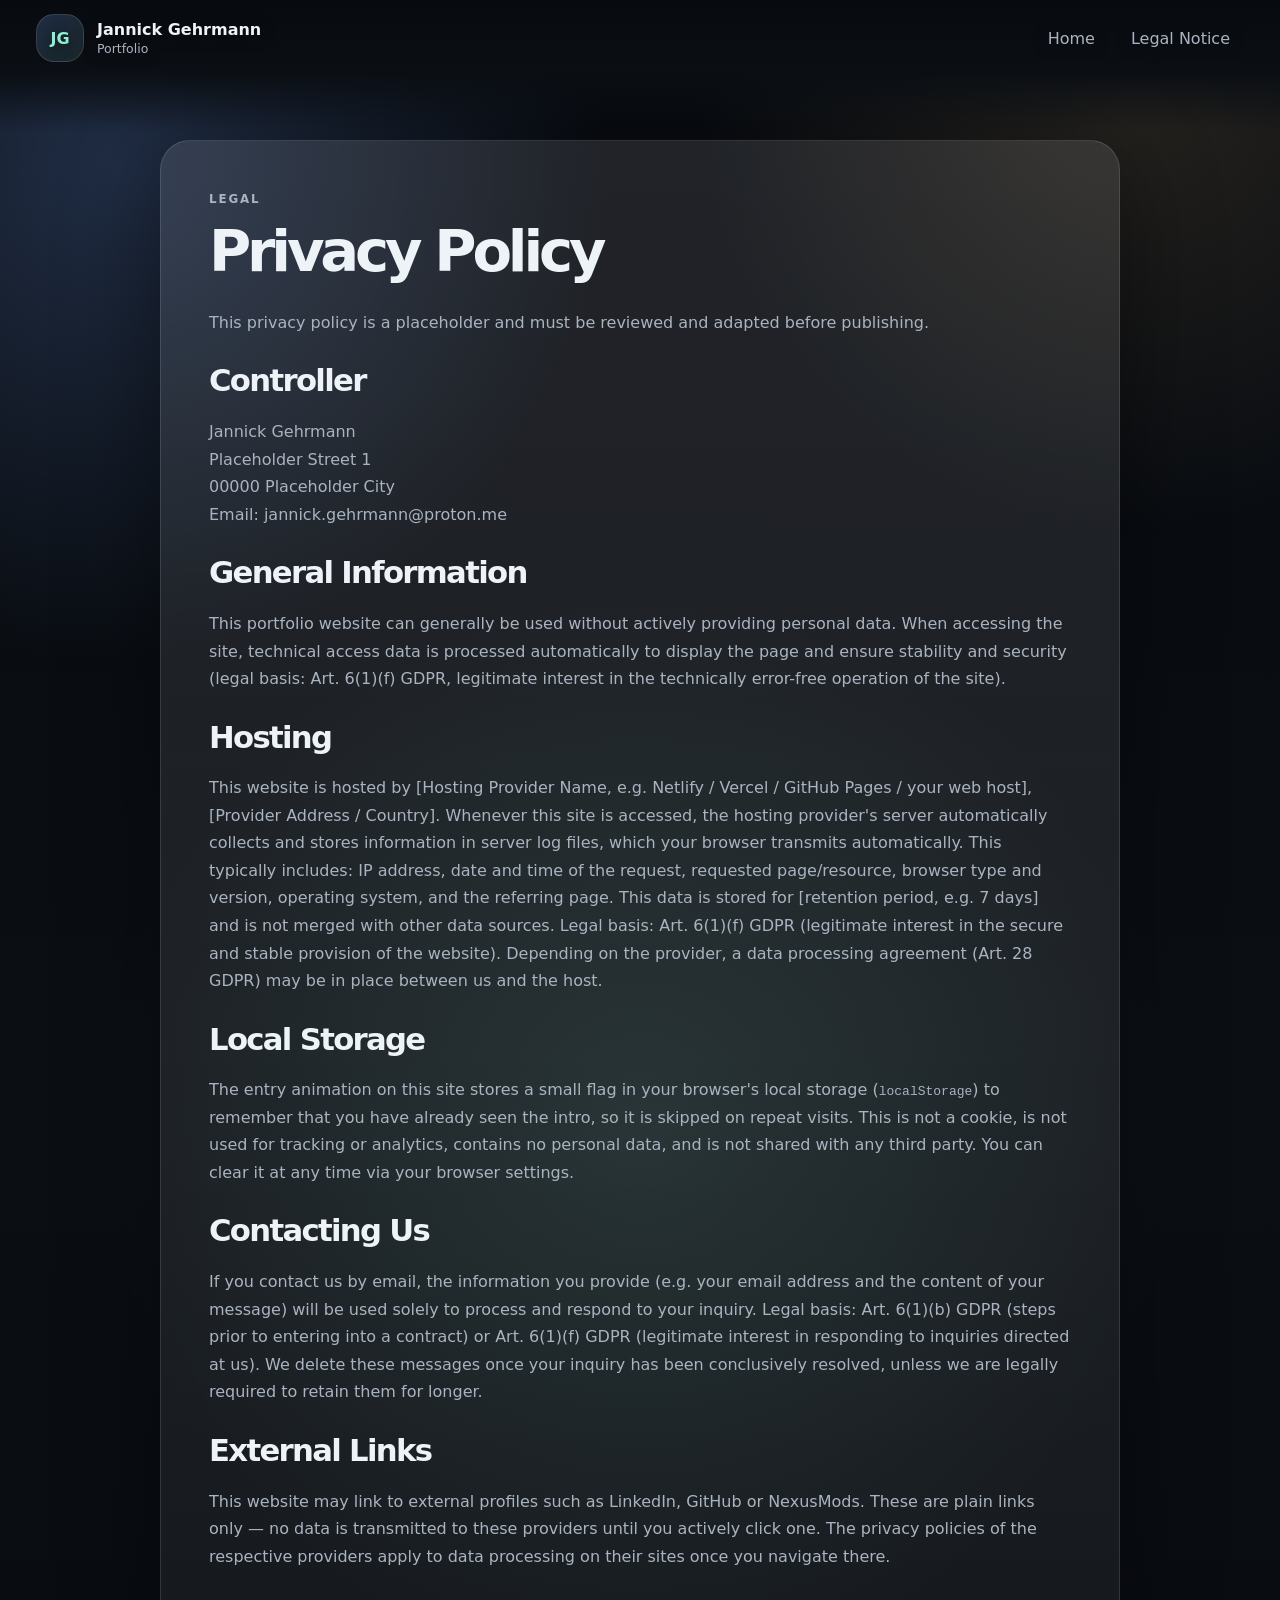
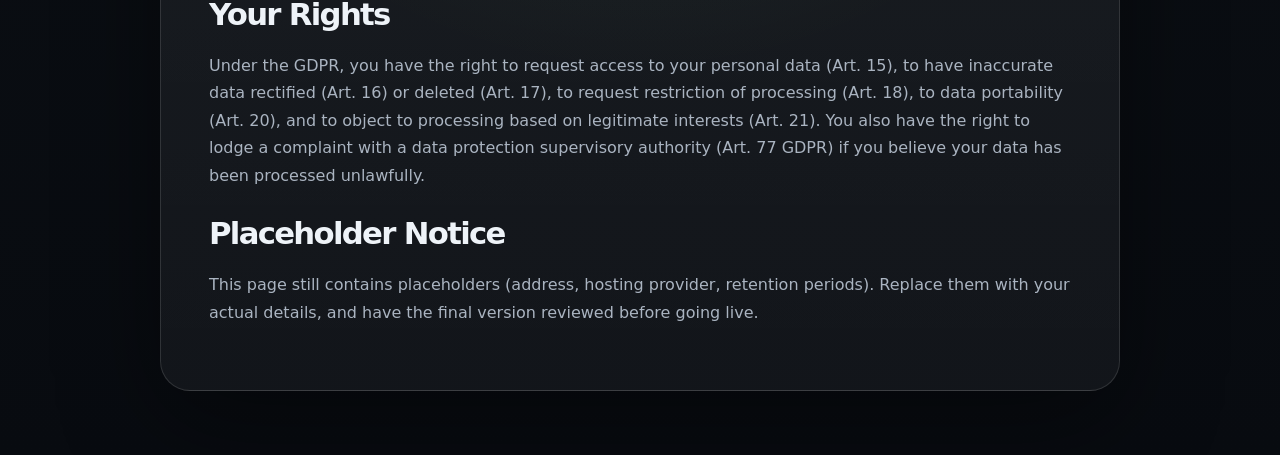
<file: datenschutz.html>
<!doctype html>
<html lang="en">
<head>
  <meta charset="utf-8" />
  <meta name="viewport" content="width=device-width, initial-scale=1" />
  <title>Privacy Policy | Jannick Gehrmann</title>
  <link rel="canonical" href="https://portfolio.example/datenschutz.html" />
  <link rel="icon" href="favicon.svg" type="image/svg+xml" />
  <link rel="stylesheet" href="styles.css" />
</head>
<body>
  <div class="ambient-grid" aria-hidden="true"></div>
  <div class="header-fade" aria-hidden="true"></div>
  <header class="site-header">
    <a class="brand" href="index.html#home"><span class="brand-mark">JG</span><span><strong>Jannick Gehrmann</strong><small>Portfolio</small></span></a>
    <nav class="site-nav"><a href="index.html#home">Home</a><a href="impressum.html">Legal Notice</a></nav>
  </header>

  <main class="legal-content">
    <p class="eyebrow">Legal</p>
    <h1>Privacy Policy</h1>
    <p>
      This privacy policy is a placeholder and must be reviewed and adapted before publishing.
    </p>

    <h2>Controller</h2>
    <p>
      Jannick Gehrmann<br>
      Placeholder Street 1<br>
      00000 Placeholder City<br>
      Email: <a href="#" data-mail-user="jannick.gehrmann" data-mail-domain="proton.me" data-mail-reveal="true">loading …</a>
    </p>

    <h2>General Information</h2>
    <p>
      This portfolio website can generally be used without actively providing personal data.
      When accessing the site, technical access data is processed automatically to display the
      page and ensure stability and security (legal basis: Art. 6(1)(f) GDPR, legitimate interest
      in the technically error-free operation of the site).
    </p>

    <h2>Hosting</h2>
    <p>
      This website is hosted by [Hosting Provider Name, e.g. Netlify / Vercel / GitHub Pages / your
      web host], [Provider Address / Country]. Whenever this site is accessed, the hosting provider's
      server automatically collects and stores information in server log files, which your browser
      transmits automatically. This typically includes: IP address, date and time of the request,
      requested page/resource, browser type and version, operating system, and the referring page.
      This data is stored for [retention period, e.g. 7 days] and is not merged with other data
      sources. Legal basis: Art. 6(1)(f) GDPR (legitimate interest in the secure and stable provision
      of the website). Depending on the provider, a data processing agreement (Art. 28 GDPR) may be
      in place between us and the host.
    </p>

    <h2>Local Storage</h2>
    <p>
      The entry animation on this site stores a small flag in your browser's local storage
      (<code>localStorage</code>) to remember that you have already seen the intro, so it is
      skipped on repeat visits. This is not a cookie, is not used for tracking or analytics,
      contains no personal data, and is not shared with any third party. You can clear it at any
      time via your browser settings.
    </p>

    <h2>Contacting Us</h2>
    <p>
      If you contact us by email, the information you provide (e.g. your email address and the
      content of your message) will be used solely to process and respond to your inquiry.
      Legal basis: Art. 6(1)(b) GDPR (steps prior to entering into a contract) or Art. 6(1)(f)
      GDPR (legitimate interest in responding to inquiries directed at us). We delete these
      messages once your inquiry has been conclusively resolved, unless we are legally required
      to retain them for longer.
    </p>

    <h2>External Links</h2>
    <p>
      This website may link to external profiles such as LinkedIn, GitHub or NexusMods.
      These are plain links only — no data is transmitted to these providers until you actively
      click one. The privacy policies of the respective providers apply to data processing on
      their sites once you navigate there.
    </p>

    <h2>Your Rights</h2>
    <p>
      Under the GDPR, you have the right to request access to your personal data (Art. 15), to
      have inaccurate data rectified (Art. 16) or deleted (Art. 17), to request restriction of
      processing (Art. 18), to data portability (Art. 20), and to object to processing based on
      legitimate interests (Art. 21). You also have the right to lodge a complaint with a data
      protection supervisory authority (Art. 77 GDPR) if you believe your data has been processed
      unlawfully.
    </p>

    <h2>Placeholder Notice</h2>
    <p>
      This page still contains placeholders (address, hosting provider, retention periods).
      Replace them with your actual details, and have the final version reviewed before going live.
    </p>
  </main>

  <script src="script.js"></script>
</body>
</html>
</file>
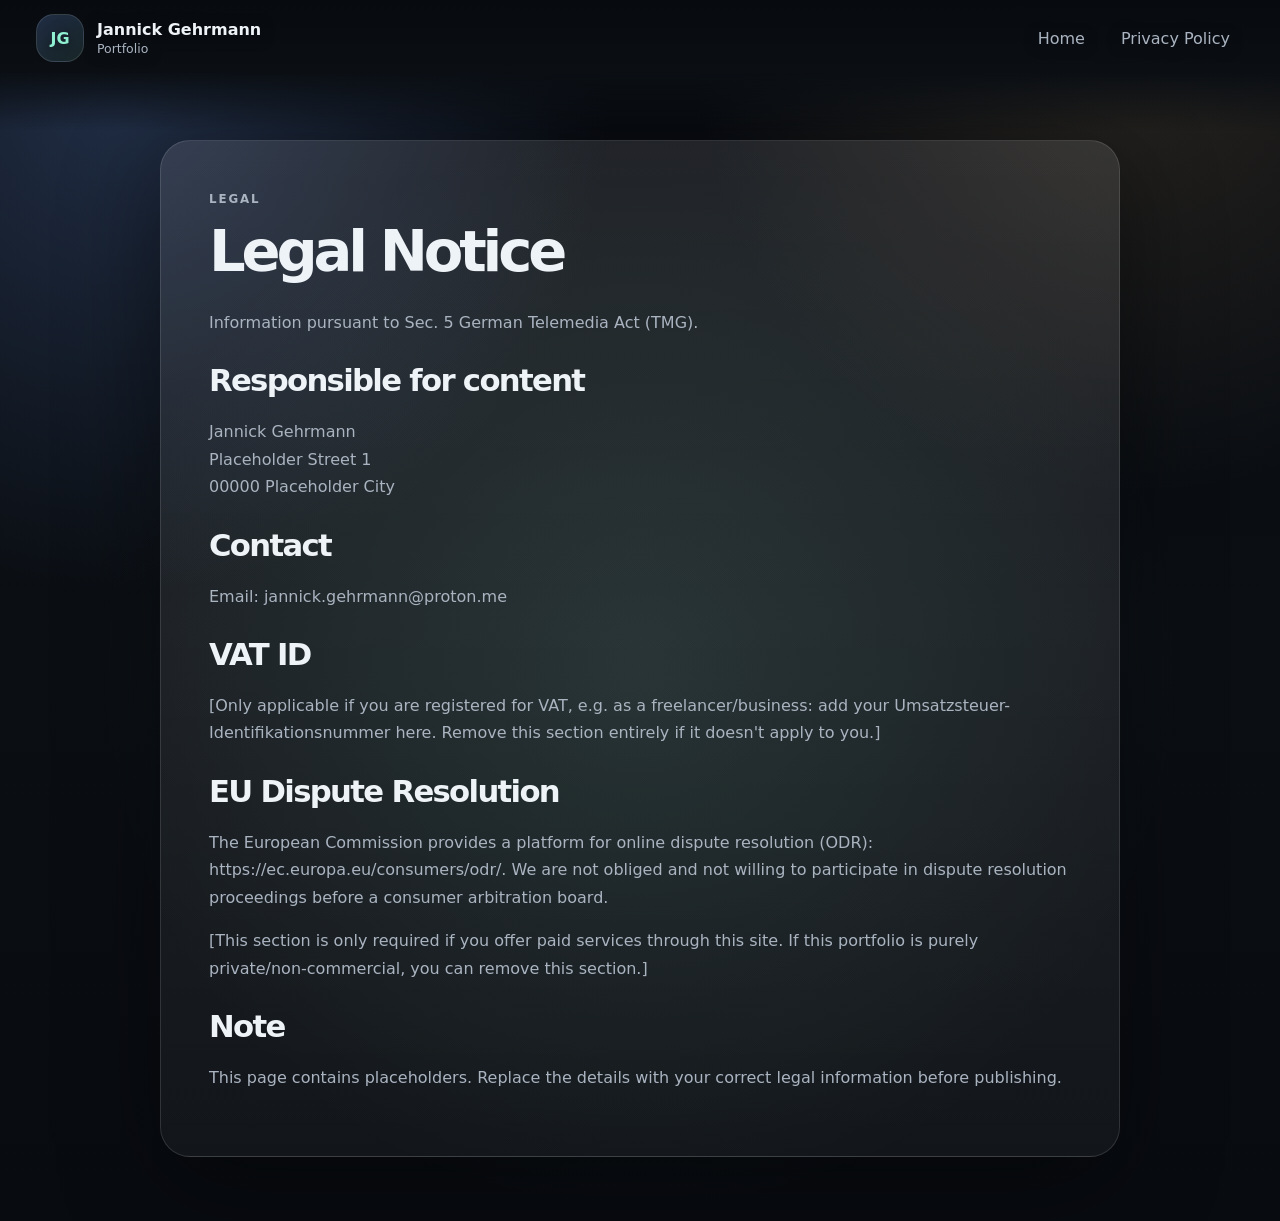
<file: impressum.html>
<!doctype html>
<html lang="en">
<head>
  <meta charset="utf-8" />
  <meta name="viewport" content="width=device-width, initial-scale=1" />
  <title>Legal Notice | Jannick Gehrmann</title>
  <link rel="canonical" href="https://portfolio.example/impressum.html" />
  <link rel="icon" href="favicon.svg" type="image/svg+xml" />
  <link rel="stylesheet" href="styles.css" />
</head>
<body>
  <div class="ambient-grid" aria-hidden="true"></div>
  <div class="header-fade" aria-hidden="true"></div>
  <header class="site-header">
    <a class="brand" href="index.html#home"><span class="brand-mark">JG</span><span><strong>Jannick Gehrmann</strong><small>Portfolio</small></span></a>
    <nav class="site-nav"><a href="index.html#home">Home</a><a href="datenschutz.html">Privacy Policy</a></nav>
  </header>

  <main class="legal-content">
    <p class="eyebrow">Legal</p>
    <h1>Legal Notice</h1>
    <p>Information pursuant to Sec. 5 German Telemedia Act (TMG).</p>

    <h2>Responsible for content</h2>
    <p>
      Jannick Gehrmann<br>
      Placeholder Street 1<br>
      00000 Placeholder City
    </p>

    <h2>Contact</h2>
    <p>
      Email: <a href="#" data-mail-user="jannick.gehrmann" data-mail-domain="proton.me" data-mail-reveal="true">loading …</a>
    </p>

    <h2>VAT ID</h2>
    <p>
      [Only applicable if you are registered for VAT, e.g. as a freelancer/business: add your
      Umsatzsteuer-Identifikationsnummer here. Remove this section entirely if it doesn't apply to you.]
    </p>

    <h2>EU Dispute Resolution</h2>
    <p>
      The European Commission provides a platform for online dispute resolution (ODR):
      <a href="https://ec.europa.eu/consumers/odr/" target="_blank" rel="noreferrer">https://ec.europa.eu/consumers/odr/</a>.
      We are not obliged and not willing to participate in dispute resolution proceedings
      before a consumer arbitration board.
    </p>
    <p>
      [This section is only required if you offer paid services through this site. If this
      portfolio is purely private/non-commercial, you can remove this section.]
    </p>

    <h2>Note</h2>
    <p>
      This page contains placeholders. Replace the details with your correct legal information before publishing.
    </p>
  </main>

  <script src="script.js"></script>
</body>
</html>
</file>
<file: styles.css>
:root {
  --bg: #0b0f14;
  --bg-2: #101721;
  --paper: #f5efe5;
  --ink: #eef3f8;
  --muted: #aab4c1;
  --line: rgba(255, 255, 255, 0.12);
  --panel: rgba(255, 255, 255, 0.07);
  --panel-strong: rgba(255, 255, 255, 0.115);
  --accent: #77a7ff;
  --accent-2: #8ff0d2;
  --accent-3: #ffcf8a;
  --accent-4: #d9c3ff;
  --shadow: 0 28px 100px rgba(0, 0, 0, 0.42);
  --radius-xl: 30px;
  --radius-lg: 22px;
  --radius-md: 16px;
  --max: 1500px;
  --inner: 1240px;
}

* {
  box-sizing: border-box;
}

html {
  scroll-behavior: smooth;
}

body {
  margin: 0;
  min-height: 100vh;
  color: var(--ink);
  background:
    radial-gradient(circle at 9% 8%, rgba(119, 167, 255, 0.22), transparent 31rem),
    radial-gradient(circle at 89% 4%, rgba(255, 207, 138, 0.12), transparent 28rem),
    radial-gradient(circle at 50% 55%, rgba(143, 240, 210, 0.10), transparent 34rem),
    linear-gradient(180deg, #070a0f 0%, var(--bg) 52%, #080b10 100%);
  font-family: Inter, ui-sans-serif, system-ui, -apple-system, BlinkMacSystemFont, "Segoe UI", sans-serif;
  overflow-x: hidden;
}

a {
  color: inherit;
  text-decoration: none;
}

button {
  font: inherit;
}

button,
a {
  -webkit-tap-highlight-color: transparent;
}

.cursor-glow {
  position: fixed;
  width: 260px;
  height: 260px;
  border-radius: 999px;
  pointer-events: none;
  background: radial-gradient(circle, rgba(119, 167, 255, 0.095), transparent 68%);
  transform: translate(-50%, -50%);
  z-index: 0;
  opacity: 0;
  transition: opacity 180ms ease;
}

.ambient-grid {
  position: fixed;
  inset: 0;
  z-index: -1;
  pointer-events: none;
  opacity: 0.18;
  background-image:
    linear-gradient(rgba(255,255,255,0.04) 1px, transparent 1px),
    linear-gradient(90deg, rgba(255,255,255,0.03) 1px, transparent 1px);
  background-size: 80px 80px;
  mask-image: linear-gradient(to bottom, black 0%, transparent 90%);
}

/* Header fade
   The header itself has no background any more (see .site-header below) so
   the brand name and nav stay legible, page content underneath fades out as
   it reaches the top of the viewport instead of hiding behind a bar.
*/
.header-fade {
  position: fixed;
  top: 0;
  left: 0;
  right: 0;
  height: 130px;
  z-index: 20;
  pointer-events: none;
  background: linear-gradient(180deg, #070a0f 0%, var(--bg) 55%, transparent 100%);
}

@media (max-width: 760px) {
  .header-fade {
    height: 92px;
  }
}

.site-header {
  position: sticky;
  top: 0;
  z-index: 40;
  width: min(var(--max), calc(100% - 36px));
  margin: 0 auto;
  padding: 18px 0;
  display: flex;
  justify-content: space-between;
  align-items: center;
  text-shadow: 0 2px 14px rgba(0, 0, 0, 0.6);
  transition: padding 200ms ease;
}

.site-header.scrolled {
  padding: 12px 0;
}

.brand {
  display: flex;
  align-items: center;
  gap: 13px;
}

.brand-mark {
  width: 48px;
  height: 48px;
  display: grid;
  place-items: center;
  border-radius: 18px;
  border: 1px solid var(--line);
  background: linear-gradient(145deg, rgba(119,167,255,0.22), rgba(143,240,210,0.11));
  color: var(--accent-2);
  font-weight: 900;
}

.brand strong,
.brand small {
  display: block;
}

.brand small {
  color: var(--muted);
  font-size: 0.78rem;
  margin-top: 2px;
}

.site-nav {
  display: flex;
  align-items: center;
  gap: 8px;
}

.site-nav a {
  padding: 10px 14px;
  color: var(--muted);
  border-radius: 999px;
  transition: color 180ms ease, background 180ms ease, transform 180ms ease;
}

.site-nav a:hover,
.site-nav a.active {
  color: var(--ink);
  background: rgba(255,255,255,0.08);
  transform: translateY(-1px);
}

.nav-cta {
  border: 1px solid var(--line);
}

.menu-toggle {
  display: none;
  width: 46px;
  height: 46px;
  border: 1px solid var(--line);
  border-radius: 16px;
  background: var(--panel);
  color: var(--ink);
  cursor: pointer;
}

.menu-toggle span {
  display: block;
  width: 18px;
  height: 2px;
  margin: 5px auto;
  background: var(--ink);
}

.wide-section {
  width: min(var(--max), calc(100% - 36px));
  margin-inline: auto;
  position: relative;
}

.hero {
  min-height: calc(100vh - 92px);
  padding: 80px 0 34px;
}

.hero-layout {
  display: grid;
  grid-template-columns: minmax(0, 0.92fr) minmax(620px, 1.08fr);
  gap: 42px;
  align-items: center;
}

.eyebrow {
  margin: 0 0 14px;
  color: var(--accent-2);
  text-transform: uppercase;
  letter-spacing: 0.16em;
  font-size: 0.74rem;
  font-weight: 850;
}

h1,
h2,
h3,
p {
  margin-top: 0;
}

h1 {
  margin-bottom: 28px;
  font-size: clamp(3.4rem, 6.2vw, 7.2rem);
  line-height: 0.92;
  letter-spacing: -0.072em;
  max-width: 960px;
}

h2 {
  margin-bottom: 20px;
  font-size: clamp(2.1rem, 3.4vw, 4.4rem);
  line-height: 0.98;
  letter-spacing: -0.055em;
}

h3 {
  margin-bottom: 12px;
  font-size: 1.35rem;
  letter-spacing: -0.025em;
}

.hero-text,
.section-note,
.project-copy p,
.about-copy p,
.footer-main p,
.legal-content p,
.legal-content li {
  color: var(--muted);
  line-height: 1.72;
}

.hero-text {
  max-width: 680px;
  font-size: 1.08rem;
}

.hero-actions {
  margin-top: 36px;
  display: flex;
  gap: 14px;
  flex-wrap: wrap;
}

.button {
  display: inline-flex;
  min-height: 50px;
  align-items: center;
  justify-content: center;
  padding: 0 22px;
  border-radius: 999px;
  border: 1px solid var(--line);
  transition: transform 180ms ease, box-shadow 180ms ease, background 180ms ease;
}

.button:hover {
  transform: translateY(-2px);
}

.primary {
  background: linear-gradient(135deg, var(--accent), #8a7cff);
  border: 0;
  color: white;
  box-shadow: 0 18px 46px rgba(119, 167, 255, 0.28);
}

.secondary {
  background: rgba(255,255,255,0.06);
}

.hero-orbit {
  min-height: 720px;
  position: relative;
}

.orbit-ring {
  position: absolute;
  inset: 9%;
  border-radius: 999px;
  border: 1px solid rgba(255,255,255,0.09);
  transform: rotate(-8deg);
}

.ring-two {
  inset: 20%;
  transform: rotate(12deg);
  border-color: rgba(143,240,210,0.15);
}

.orbit-card {
  position: absolute;
  border: 1px solid var(--line);
  background: linear-gradient(180deg, rgba(255,255,255,0.11), rgba(255,255,255,0.052));
  backdrop-filter: blur(22px);
  box-shadow: var(--shadow);
  border-radius: var(--radius-lg);
}

.orbit-card-main {
  width: min(560px, 82%);
  padding: 34px;
  left: 50%;
  top: 50%;
  transform: translate(-50%, -50%);
}

.orbit-card-main h2 {
  font-size: clamp(2rem, 3.4vw, 4.2rem);
}

.mini-label,
.project-type {
  display: inline-block;
  color: var(--accent-2);
  margin-bottom: 13px;
  font-size: 0.74rem;
  letter-spacing: 0.14em;
  text-transform: uppercase;
  font-weight: 850;
}

.orbit-card-a,
.orbit-card-b,
.orbit-card-c {
  width: 250px;
  padding: 18px;
  animation: float 6s ease-in-out infinite;
}

.orbit-card-a {
  left: 0;
  top: 7%;
}

.orbit-card-b {
  right: 0;
  top: 26%;
  animation-delay: -1.8s;
}

.orbit-card-c {
  left: 18%;
  bottom: 8%;
  animation-delay: -3.2s;
}

.orbit-card span,
.orbit-card strong,
.orbit-card small {
  display: block;
}

.orbit-card span {
  color: var(--accent-3);
  font-weight: 850;
}

.orbit-card small {
  margin-top: 8px;
  color: var(--muted);
}

.projects-section,
.career-section,
.techstack-section,
.about-section {
  padding: 78px 0;
}

.split-heading {
  display: grid;
  grid-template-columns: minmax(0, 0.82fr) minmax(360px, 0.55fr);
  gap: 48px;
  align-items: end;
  margin-bottom: 28px;
}

.section-note {
  margin-bottom: 10px;
}

.project-canvas {
  display: grid;
  grid-template-columns: 1.13fr 0.87fr;
  gap: 20px;
  align-items: stretch;
}

.project-panel {
  position: relative;
  min-height: 440px;
  padding: 20px;
  display: grid;
  grid-template-rows: 1fr auto;
  gap: 18px;
  overflow: hidden;
  border: 1px solid var(--line);
  border-radius: var(--radius-xl);
  background: linear-gradient(180deg, rgba(255,255,255,0.10), rgba(255,255,255,0.045));
  box-shadow: var(--shadow);
  cursor: pointer;
  transition: opacity 240ms ease, transform 240ms ease, border-color 240ms ease, box-shadow 240ms ease;
}

.project-panel:hover {
  border-color: var(--accent);
  box-shadow: var(--shadow), 0 0 0 1px rgba(119, 167, 255, 0.3), 0 0 34px rgba(119, 167, 255, 0.2);
}

.large-panel {
  grid-row: span 2;
  min-height: 600px;
}

.wide-panel {
  grid-column: 1 / -1;
  grid-template-columns: 0.98fr 1.02fr;
  grid-template-rows: auto;
  min-height: 360px;
}

.project-visual {
  position: relative;
  min-height: 250px;
  border-radius: 28px;
  overflow: hidden;
  background: rgba(0,0,0,0.15);
  border: 1px solid var(--line);
}

.large-panel .project-visual {
  min-height: 340px;
}

.wide-panel .project-visual {
  min-height: 100%;
}

.project-thumb {
  position: absolute;
  inset: 0;
  width: 100%;
  height: 100%;
  object-fit: cover;
  transition: transform 420ms ease;
}

.project-panel:hover .project-thumb {
  transform: scale(1.045);
}

.friend-portfolio {
  background:
    radial-gradient(circle at 30% 25%, rgba(245,239,229,0.36), transparent 16rem),
    radial-gradient(circle at 77% 55%, rgba(119,167,255,0.25), transparent 16rem),
    linear-gradient(135deg, rgba(255,255,255,0.08), rgba(255,255,255,0.02));
}

.tcg-store {
  background:
    radial-gradient(circle at 50% 40%, rgba(255,207,138,0.34), transparent 14rem),
    linear-gradient(145deg, rgba(119,167,255,0.13), rgba(255,255,255,0.03));
}

.store-status {
  position: absolute;
  left: 24px;
  bottom: 24px;
  padding: 10px 14px;
  border-radius: 999px;
  color: #101721;
  background: var(--accent-3);
  font-weight: 800;
}

.wichtelnest {
  background:
    radial-gradient(circle at 45% 35%, rgba(143,240,210,0.22), transparent 14rem),
    radial-gradient(circle at 70% 75%, rgba(255,207,138,0.20), transparent 12rem),
    linear-gradient(135deg, rgba(255,255,255,0.08), rgba(255,255,255,0.025));
}

.remnant-mod {
  background:
    radial-gradient(circle at 70% 30%, rgba(217,195,255,0.34), transparent 13rem),
    radial-gradient(circle at 20% 70%, rgba(119,167,255,0.22), transparent 16rem),
    #090d14;
}

.download-badge {
  position: absolute;
  left: 32px;
  top: 32px;
  width: 178px;
  height: 178px;
  display: grid;
  place-items: center;
  align-content: center;
  border-radius: 42px;
  border: 1px solid rgba(255,255,255,0.18);
  background: rgba(255,255,255,0.09);
  backdrop-filter: blur(18px);
}

.download-badge strong {
  display: block;
  font-size: 4rem;
  line-height: 0.9;
  letter-spacing: -0.08em;
}

.download-badge span {
  color: var(--muted);
}

.mod-command {
  position: absolute;
  right: 28px;
  bottom: 28px;
  width: min(300px, calc(100% - 56px));
  display: grid;
  gap: 10px;
}

.mod-command span {
  padding: 12px 14px;
  border-radius: 14px;
  background: rgba(0,0,0,0.28);
  border: 1px solid var(--line);
  color: var(--muted);
  font-family: ui-monospace, SFMono-Regular, Menlo, Monaco, Consolas, monospace;
}

.project-copy {
  padding: 6px 8px 8px;
}

.tags {
  display: flex;
  gap: 9px;
  flex-wrap: wrap;
  margin: 18px 0;
}

.tags span {
  padding: 8px 11px;
  border-radius: 999px;
  border: 1px solid var(--line);
  background: rgba(255,255,255,0.055);
  color: var(--muted);
  font-size: 0.82rem;
}

.text-link {
  color: var(--accent);
  font-weight: 850;
  display: inline-flex;
  align-items: center;
  gap: 8px;
}

.text-link::after {
  content: "↗";
  transition: transform 180ms ease;
}

.text-link:hover::after {
  transform: translate(2px, -2px);
}

/* Ganze Project-Card klickbar machen: der Text-Link spannt sich
   über die komplette Karte auf, bleibt aber ein einzelnes <a>-Element. */
.project-panel .text-link::before {
  content: "";
  position: absolute;
  inset: 0;
  z-index: 3;
}

.about-layout {
  display: grid;
  grid-template-columns: 0.78fr 1.22fr;
  gap: 20px;
  align-items: stretch;
}

.about-portrait,
.about-copy,
.site-footer {
  border-radius: var(--radius-xl);
  border: 1px solid var(--line);
  background: linear-gradient(180deg, rgba(255,255,255,0.10), rgba(255,255,255,0.045));
  box-shadow: var(--shadow);
}

.about-portrait {
  min-height: 560px;
  display: grid;
  place-items: center;
  overflow: hidden;
  position: relative;
}

.about-portrait::before {
  content: "";
  position: absolute;
  width: 460px;
  height: 460px;
  border-radius: 999px;
  background:
    radial-gradient(circle, rgba(143,240,210,0.22), transparent 66%),
    conic-gradient(from 90deg, transparent, rgba(119,167,255,0.20), transparent);
  animation: rotateSoft 18s linear infinite;
}

.portrait-photo {
  position: relative;
  width: min(460px, 80%);
  aspect-ratio: 1;
  border-radius: 50%;
  object-fit: cover;
  border: 1px solid var(--line);
}

.about-copy {
  padding: clamp(28px, 5vw, 68px);
  display: grid;
  align-content: center;
}

.site-footer {
  margin-bottom: 28px;
  padding: clamp(28px, 4vw, 54px);
}

.footer-main {
  display: grid;
  grid-template-columns: minmax(320px, 1.2fr) repeat(3, minmax(150px, 0.45fr));
  gap: 36px;
}

.footer-brand {
  margin-bottom: 18px;
}

.footer-main p {
  max-width: 560px;
}

.footer-column {
  display: grid;
  align-content: start;
  gap: 10px;
}

.footer-column h3 {
  margin-bottom: 6px;
  font-size: 1rem;
}

.footer-column a {
  color: var(--muted);
}

.footer-column a:hover {
  color: var(--ink);
}

.footer-bottom {
  margin-top: 42px;
  padding-top: 18px;
  border-top: 1px solid var(--line);
  display: flex;
  justify-content: space-between;
  gap: 16px;
  color: var(--muted);
  font-size: 0.9rem;
}

.back-to-top {
  position: fixed;
  right: 22px;
  bottom: 22px;
  width: 50px;
  height: 50px;
  border: 1px solid var(--line);
  border-radius: 999px;
  background: rgba(7, 10, 15, 0.82);
  color: var(--ink);
  cursor: pointer;
  backdrop-filter: blur(18px);
  opacity: 0;
  transform: translateY(12px);
  pointer-events: none;
  transition: opacity 180ms ease, transform 180ms ease;
  z-index: 35;
}

.back-to-top.visible {
  opacity: 1;
  transform: translateY(0);
  pointer-events: auto;
}

.reveal {
  opacity: 0;
  transition:
    opacity 760ms cubic-bezier(.2,.75,.18,1),
    transform 760ms cubic-bezier(.2,.75,.18,1),
    filter 760ms cubic-bezier(.2,.75,.18,1);
  will-change: opacity, transform;
}

.reveal.visible {
  opacity: 1;
  transform: translate3d(0, 0, 0) scale(1);
  filter: blur(0);
}

.slide-left {
  transform: translate3d(-72px, 34px, 0);
  filter: blur(5px);
}

.slide-right {
  transform: translate3d(72px, 34px, 0);
  filter: blur(5px);
}

.slide-up {
  transform: translate3d(0, 78px, 0) scale(0.985);
  filter: blur(5px);
}

.zoom-in {
  transform: scale(0.94);
  filter: blur(6px);
}

@keyframes float {
  0%, 100% {
    transform: translateY(0) rotate(var(--tilt, 0deg));
  }

  50% {
    transform: translateY(-16px) rotate(var(--tilt, 0deg));
  }
}

@keyframes rotateSoft {
  to {
    transform: rotate(360deg);
  }
}

.case-hero {
  padding: 90px 0 48px;
}

.case-layout {
  display: grid;
  grid-template-columns: minmax(0, 0.9fr) minmax(420px, 0.65fr);
  gap: 24px;
  align-items: start;
}

.case-title-card,
.case-side-card,
.legal-content {
  border-radius: var(--radius-xl);
  border: 1px solid var(--line);
  background: linear-gradient(180deg, rgba(255,255,255,0.10), rgba(255,255,255,0.045));
  box-shadow: var(--shadow);
}

.case-title-card {
  padding: clamp(32px, 5vw, 70px);
}

.case-title-card h1 {
  font-size: clamp(3.2rem, 7vw, 7.6rem);
}

.case-side-card {
  padding: 28px;
  display: grid;
  align-content: end;
}

.case-meta {
  display: grid;
  gap: 12px;
  margin-top: 24px;
}

.case-meta span {
  padding: 12px 14px;
  border: 1px solid var(--line);
  border-radius: 16px;
  color: var(--muted);
  background: rgba(255,255,255,0.04);
}

.case-media {
  padding: 0 0 20px;
}

.case-media-frame {
  position: relative;
  margin: 0;
  min-height: 320px;
  border-radius: var(--radius-xl);
  border: 1px solid var(--line);
  background: rgba(0, 0, 0, 0.15);
  box-shadow: var(--shadow);
  overflow: hidden;
}

.case-media-frame img {
  display: block;
  width: 100%;
  height: 100%;
  min-height: 320px;
  object-fit: cover;
}

.case-media-frame figcaption {
  position: absolute;
  left: 20px;
  bottom: 20px;
  padding: 10px 14px;
  border-radius: 999px;
  border: 1px solid var(--line);
  background: rgba(11, 15, 20, 0.72);
  color: var(--muted);
  font-size: 0.82rem;
  backdrop-filter: blur(6px);
}

.case-flow {
  padding: 36px 0 96px;
}

.flow-steps {
  position: relative;
  display: grid;
  grid-template-columns: repeat(3, 1fr);
  gap: 28px;
}

.flow-steps::before {
  content: "";
  position: absolute;
  left: calc(100% / 6);
  right: calc(100% / 6);
  top: 7px;
  height: 2px;
  background: linear-gradient(90deg, var(--accent-2), var(--accent));
  opacity: 0.35;
}

.flow-step {
  position: relative;
  padding-top: 40px;
}

.flow-dot {
  position: absolute;
  left: 50%;
  top: 0;
  width: 14px;
  height: 14px;
  margin-left: -7px;
  border-radius: 999px;
  background: var(--accent-2);
  box-shadow: 0 0 22px rgba(143, 240, 210, 0.7), 0 0 54px rgba(143, 240, 210, 0.32);
}

.flow-step h3 {
  margin: 6px 0 10px;
}

.flow-step p {
  color: var(--muted);
  line-height: 1.72;
}

.legal-content {
  margin: 80px auto;
  padding: clamp(28px, 5vw, 70px);
  width: min(960px, calc(100% - 36px));
}

.legal-content h1 {
  font-size: clamp(3rem, 7vw, 6rem);
}

.legal-content h2 {
  font-size: clamp(1.8rem, 3vw, 3rem);
  margin-top: 34px;
}

@media (max-width: 1180px) {
  :root {
    --max: 1000px;
  }

  .hero-layout,
  .split-heading,
  .about-layout,
  .case-layout {
    grid-template-columns: 1fr;
  }

  .hero-orbit {
    min-height: 620px;
  }

  .project-canvas {
    grid-template-columns: 1fr;
  }

  .large-panel,
  .wide-panel {
    grid-column: auto;
    grid-row: auto;
    min-height: 560px;
  }

  .wide-panel {
    grid-template-columns: 1fr;
  }

  .footer-main {
    grid-template-columns: 1fr;
  }

  .flow-steps {
    grid-template-columns: 1fr;
    gap: 44px;
  }

  .flow-steps::before {
    left: 6px;
    right: auto;
    top: 0;
    bottom: 0;
    width: 2px;
    height: auto;
    background: linear-gradient(180deg, var(--accent-2), var(--accent));
  }

  .flow-step {
    padding-top: 0;
    padding-left: 28px;
  }

  .flow-dot {
    left: 0;
    top: 4px;
    margin-left: -6px;
  }
}

@media (max-width: 760px) {
  .site-header {
    width: calc(100% - 28px);
  }

  .brand small {
    display: none;
  }

  .menu-toggle {
    display: block;
  }

  .site-nav {
    position: fixed;
    top: 78px;
    left: 14px;
    right: 14px;
    padding: 14px;
    display: none;
    flex-direction: column;
    align-items: stretch;
    border: 1px solid var(--line);
    border-radius: 26px;
    background: rgba(7, 10, 15, 0.94);
    backdrop-filter: blur(20px);
  }

  .site-nav.open {
    display: flex;
  }

  .site-nav a {
    padding: 14px 16px;
  }

  .wide-section {
    width: calc(100% - 28px);
  }

  .hero {
    padding-top: 54px;
  }

  h1 {
    font-size: clamp(3.2rem, 17vw, 5.1rem);
  }

  h2 {
    font-size: clamp(2.3rem, 12vw, 4rem);
  }

  .hero-orbit {
    min-height: auto;
    display: grid;
    gap: 14px;
  }

  .orbit-ring {
    display: none;
  }

  .orbit-card,
  .orbit-card-main,
  .orbit-card-a,
  .orbit-card-b,
  .orbit-card-c {
    position: relative;
    inset: auto;
    left: auto;
    right: auto;
    top: auto;
    bottom: auto;
    width: auto;
    transform: none;
    animation: none;
  }

  .project-panel,
  .large-panel,
  .wide-panel {
    min-height: auto;
  }

  .project-visual,
  .large-panel .project-visual,
  .wide-panel .project-visual {
    min-height: 280px;
  }

  .footer-bottom {
    grid-template-columns: 1fr;
    display: grid;
  }

  .about-portrait {
    min-height: 340px;
  }
}

@media (prefers-reduced-motion: reduce) {
  *,
  *::before,
  *::after {
    animation: none !important;
    scroll-behavior: auto !important;
    transition: none !important;
  }

  .reveal {
    opacity: 1;
    transform: none;
    filter: none;
  }
}

.tilt-card {
  transform-style: preserve-3d;
}

.project-panel:hover,
.button:hover,
.contact-links a:hover {
  transform: translateY(-2px);
}

.about-copy h2 {
  font-size: clamp(2rem, 3.1vw, 3.8rem);
  line-height: 1.02;
}

.about-portrait {
  min-height: 460px;
}

.case-hero {
  padding: 72px 0 36px;
}

.case-layout {
  grid-template-columns: minmax(0, 1fr) minmax(360px, 0.52fr);
}

.case-title-card,
.case-side-card,
.legal-content {
  overflow: hidden;
}

.case-title-card {
  padding: clamp(28px, 4vw, 52px);
}

.case-title-card h1 {
  font-size: clamp(2.6rem, 4.8vw, 5.2rem);
  line-height: 1;
  letter-spacing: -0.06em;
  overflow-wrap: anywhere;
}

.case-side-card {
  padding: 24px;
}

.case-media-frame,
.case-media-frame img {
  min-height: 260px;
}

.case-flow {
  padding: 28px 0 78px;
}

.flow-steps {
  gap: 20px;
}

.flow-step h3 {
  font-size: clamp(1.5rem, 2.6vw, 2rem);
  line-height: 1.05;
  letter-spacing: -0.03em;
  overflow-wrap: anywhere;
}

.flow-step p,
.case-side-card span,
.case-title-card p {
  font-size: 0.98rem;
}

.legal-content {
  margin: 64px auto;
  padding: clamp(26px, 4vw, 48px);
}

.legal-content h1 {
  font-size: clamp(2.4rem, 4.5vw, 4.8rem);
  line-height: 1;
}

.legal-content h2 {
  font-size: clamp(1.45rem, 2.4vw, 2.35rem);
  line-height: 1.1;
  margin-top: 28px;
}

.compact-footer {
  padding: 28px;
}

.compact-footer .footer-main {
  grid-template-columns: minmax(260px, 1fr) repeat(3, minmax(130px, 0.32fr));
}

@media (max-width: 1180px) {
  .case-layout,
  .compact-footer .footer-main {
    grid-template-columns: 1fr;
  }
}

@media (max-width: 760px) {
  h1 {
    font-size: clamp(3rem, 14vw, 4.4rem);
  }

  .case-title-card h1 {
    font-size: clamp(2.4rem, 11vw, 3.8rem);
  }

  .flow-step h3 {
    font-size: clamp(1.6rem, 8vw, 2.2rem);
  }

  .footer-main,
  .compact-footer .footer-main {
    grid-template-columns: 1fr;
  }
}


/* V5 landing page and refined security details */
.status-dot {
  width: 8px;
  height: 8px;
  border-radius: 999px;
  background: var(--accent-2);
  box-shadow: 0 0 16px rgba(143,240,210,0.7);
}

.about-copy {
  position: relative;
}

.project-panel::before {
  content: "";
  position: absolute;
  inset: 0;
  border-radius: inherit;
  background: linear-gradient(120deg, transparent, rgba(143,240,210,0.04), transparent);
  opacity: 0;
  transition: opacity 220ms ease;
  pointer-events: none;
}

.project-panel:hover::before {
  opacity: 1;
}

/* Contact cleanup */
.footer-column a[href*="nexusmods"],
.contact-links a[href*="nexusmods"] {
  display: none;
}


/* Landing hero (entry.html)
   The full-screen entry hero went through several redesigns (node map,
   interface card, node-based stage). This is the current, single
   definition — the console-based version introduced later replaced the
   node map entirely.
*/
.entry-body {
  overflow: hidden;
  min-height: 100vh;
}

.entry-fullscreen {
  width: 100%;
  min-height: 100vh;
  margin: 0;
  display: block;
}

.entry-hero {
  width: 100%;
  min-height: 100vh;
  padding: clamp(30px, 5vw, 76px) clamp(22px, 7vw, 128px);
  display: grid;
  grid-template-columns: minmax(0, 0.95fr) minmax(420px, 0.78fr);
  grid-template-rows: 1fr auto auto;
  column-gap: clamp(30px, 5vw, 70px);
  row-gap: 16px;
  align-items: center;
  position: relative;
  overflow: hidden;
}

.entry-hero::before {
  content: "";
  position: absolute;
  inset: 0;
  pointer-events: none;
  background:
    radial-gradient(circle at 14% 24%, rgba(119,167,255,0.21), transparent 26rem),
    radial-gradient(circle at 72% 38%, rgba(143,240,210,0.13), transparent 28rem),
    linear-gradient(90deg, rgba(255,255,255,0.025), transparent 35%, rgba(255,255,255,0.018));
  opacity: 0.95;
}

.entry-hero::after {
  content: "";
  position: absolute;
  left: 0;
  right: 0;
  bottom: 0;
  height: 1px;
  background: linear-gradient(90deg, transparent, rgba(143,240,210,0.35), transparent);
}

.entry-left,
.entry-right,
.entry-band {
  position: relative;
  z-index: 1;
}

.entry-left {
  max-width: 940px;
}

.entry-kicker {
  display: inline-flex;
  align-items: center;
  gap: 10px;
  margin-bottom: 22px;
  padding: 9px 12px;
  border: 1px solid rgba(143,240,210,0.20);
  border-radius: 999px;
  color: var(--muted);
  background: rgba(143,240,210,0.045);
  box-shadow: 0 0 32px rgba(143,240,210,0.055);
}

.entry-left h1 {
  font-size: clamp(3.9rem, 7.9vw, 8.9rem);
  line-height: 0.9;
  max-width: 980px;
  margin-bottom: 24px;
}

.entry-lead {
  max-width: 720px;
  color: var(--muted);
  line-height: 1.65;
  font-size: clamp(1rem, 1.1vw, 1.16rem);
}

.entry-right {
  display: grid;
  align-items: center;
  min-width: 0;
}

.entry-band {
  grid-column: 1 / -1;
  align-self: end;
  display: grid;
  grid-template-columns: repeat(5, minmax(0, 1fr));
  gap: 12px;
  margin-top: -28px;
  width: 100%;
  padding-bottom: 10px;
}

.entry-band span {
  min-width: 0;
  overflow: hidden;
  text-overflow: ellipsis;
  white-space: normal;
  line-height: 1.18;
  font-size: clamp(0.74rem, 0.76vw, 0.9rem);
  text-align: center;
  min-height: 46px;
  display: grid;
  place-items: center;
  padding: 8px 12px;
  padding-inline: 8px;
  border: 1px solid var(--line);
  border-radius: 999px;
  color: var(--muted);
  background: rgba(255,255,255,0.055);
}

.entry-band {
  align-items: stretch;
}

@media (max-width: 1180px) {
  .entry-fullscreen {
    width: min(980px, calc(100% - 36px));
  }

  .entry-hero {
    grid-template-columns: 1fr;
    grid-template-rows: auto auto auto auto;
    min-height: 100vh;
    padding-inline: clamp(22px, 5vw, 56px);
  }

  .entry-body {
    overflow: auto;
  }

  .entry-band {
    grid-template-columns: repeat(3, minmax(0, 1fr));
  }
}

@media (max-width: 760px) {
  .entry-fullscreen {
    width: calc(100% - 28px);
  }

  .entry-left h1 {
    font-size: clamp(3.1rem, 15.2vw, 4.8rem);
  }

  .entry-hero {
    padding: 30px 18px;
    row-gap: 18px;
  }

  .entry-lead {
    font-size: 0.98rem;
  }

  .entry-band {
    grid-template-columns: repeat(2, minmax(0, 1fr));
  }
}


/* ==========================================================================
   V8 refinements
   Landing, workflow interaction, contact drawer and mobile polish
   ========================================================================== */

@media (max-width: 760px) {
  body {
    background:
      radial-gradient(circle at 12% 8%, rgba(119,167,255,0.18), transparent 20rem),
      linear-gradient(180deg, #070a0f 0%, var(--bg) 100%);
  }

  .about-layout,
  .project-canvas {
    gap: 14px;
  }
}


/* ==========================================================================
   V9 interaction and spacing polish
   ========================================================================== */

/* Header
   Fully transparent at all scroll positions — no bar, no backdrop blur.
   Nav text carries its own text-shadow (set on .site-header) for legibility
   over whatever content sits behind it.
*/
.site-header {
  padding: 14px 18px !important;
}

.site-header.scrolled {
  padding: 10px 18px !important;
}

.site-nav a:hover,
.site-nav a.active {
  background: rgba(119,167,255,0.10);
}

/* Hero CTA spacing
   Only the landing hero's CTA row (.hero-copy .hero-actions) gets this extra
   separation from the technology badges below it. Case pages reuse
   .hero-actions inside .case-title-card, where this extra weight only left
   dead space under the "All Projects" button.
*/
.hero-copy .hero-actions {
  margin-top: 34px;
  margin-bottom: 52px;
}

.hero-copy .hero-actions .button {
  min-height: 56px;
  padding: 0 26px;
  font-size: 1.02rem;
  font-weight: 750;
}

/* Mobile refinements for the changed landing positions */
@media (max-width: 760px) {
  .site-header,
  .site-header.scrolled {
    width: calc(100% - 28px);
    padding: 12px 14px !important;
  }

  .hero-copy .hero-actions {
    margin-bottom: 36px;
  }

  .hero-copy .hero-actions .button {
    min-height: 52px;
    padding-inline: 22px;
  }
}


/* ==========================================================================
   V10 landing console and workflow transition polish
   ========================================================================== */

/* Landing console replaces the node map. It gives the entry screen a clearer
   loading narrative without adding another card around the whole page.
*/
.entry-console-stage {
  min-height: 500px;
  display: grid;
  align-items: center;
}

.profile-console {
  width: min(680px, 100%);
  min-height: 430px;
  justify-self: end;
  border: 1px solid var(--line);
  border-radius: 30px;
  background:
    linear-gradient(180deg, rgba(255,255,255,0.09), rgba(255,255,255,0.035)),
    radial-gradient(circle at 40% 15%, rgba(143,240,210,0.11), transparent 18rem);
  box-shadow: var(--shadow);
  overflow: hidden;
}

.console-window-top {
  min-height: 58px;
  padding: 0 18px;
  display: grid;
  grid-template-columns: auto 1fr auto;
  align-items: center;
  gap: 14px;
  border-bottom: 1px solid var(--line);
  color: var(--muted);
  font-family: ui-monospace, SFMono-Regular, Menlo, Monaco, Consolas, monospace;
}

.console-dots {
  display: flex;
  gap: 7px;
}

.console-dots span {
  width: 9px;
  height: 9px;
  border-radius: 999px;
  background: rgba(255,255,255,0.28);
}

.console-window-top strong {
  font-size: 0.9rem;
  font-weight: 700;
}

.console-window-top em {
  font-style: normal;
  color: var(--accent-2);
  font-size: 0.82rem;
}

.console-window-body {
  min-height: 370px;
  padding: 24px;
  display: grid;
  align-content: start;
  gap: 20px;
}

.connection-line {
  display: flex;
  align-items: center;
  gap: 12px;
  color: var(--muted);
  font-family: ui-monospace, SFMono-Regular, Menlo, Monaco, Consolas, monospace;
}

.connection-spinner {
  width: 14px;
  height: 14px;
  border: 2px solid rgba(143,240,210,0.20);
  border-top-color: var(--accent-2);
  border-radius: 999px;
  animation: consoleSpin 1.1s linear infinite;
}

.connection-line.is-success .connection-spinner {
  border-color: var(--accent-2);
  animation: none;
  position: relative;
}

.connection-line.is-success .connection-spinner::before {
  content: "";
  position: absolute;
  left: 3px;
  top: 1px;
  width: 5px;
  height: 8px;
  border-right: 2px solid #07100d;
  border-bottom: 2px solid #07100d;
  transform: rotate(45deg);
}

.console-stream {
  display: grid;
  gap: 11px;
  font-family: ui-monospace, SFMono-Regular, Menlo, Monaco, Consolas, monospace;
}

.console-stream p {
  margin: 0;
  color: var(--muted);
  line-height: 1.55;
  white-space: pre-wrap;
}

.console-stream p::before {
  content: ">";
  color: var(--accent-2);
  margin-right: 10px;
}

.console-stream .console-cursor::after {
  content: "";
  display: inline-block;
  width: 8px;
  height: 1.1em;
  margin-left: 4px;
  background: var(--accent-2);
  vertical-align: -0.18em;
  animation: cursorBlink 900ms steps(2, start) infinite;
}

@keyframes consoleSpin {
  to {
    transform: rotate(360deg);
  }
}

@keyframes cursorBlink {
  50% {
    opacity: 0;
  }
}

/* Mobile handling for the console. */
@media (max-width: 1180px) {
  .entry-console-stage {
    min-height: 420px;
  }

  .profile-console {
    justify-self: stretch;
    min-height: 380px;
  }

  .console-window-body {
    min-height: 320px;
  }
}

@media (max-width: 760px) {
  .entry-console-stage {
    min-height: auto;
  }

  .profile-console {
    min-height: 340px;
    border-radius: 24px;
  }

  .console-window-top {
    grid-template-columns: auto 1fr;
  }

  .console-window-top em {
    grid-column: 2;
    margin-top: -10px;
  }

  .console-window-body {
    min-height: 280px;
    padding: 18px;
  }

  .console-stream p,
  .connection-line {
    font-size: 0.82rem;
  }
}


/* ==========================================================================
   V12 landing console entry polish
   ========================================================================== */

/* The status dot now pulses softly to make the session state feel alive. */
.entry-kicker .status-dot {
  animation: sessionPulse 1.9s ease-in-out infinite;
}

@keyframes sessionPulse {
  0%, 100% {
    box-shadow: 0 0 0 0 rgba(143,240,210,0.35), 0 0 12px rgba(143,240,210,0.55);
    transform: scale(1);
  }

  50% {
    box-shadow: 0 0 0 8px rgba(143,240,210,0), 0 0 20px rgba(143,240,210,0.72);
    transform: scale(1.08);
  }
}

/* The Enter control appears inside the console as the final action. */
.console-enter-button {
  width: min(180px, 100%);
  min-height: 44px;
  justify-self: center;
  margin-top: 14px;
  border: 1px solid rgba(143,240,210,0.28);
  border-radius: 999px;
  color: var(--ink);
  background: rgba(143,240,210,0.075);
  font: inherit;
  font-weight: 800;
  cursor: pointer;
  opacity: 0;
  visibility: hidden;
  transform: translateY(8px);
  pointer-events: none;
  transition:
    opacity 360ms ease,
    visibility 360ms ease,
    transform 360ms ease,
    background 180ms ease,
    border-color 180ms ease;
}

.console-enter-button.is-ready {
  opacity: 1;
  visibility: visible;
  transform: translateY(0);
  pointer-events: auto;
}

.console-enter-button:hover {
  background: rgba(143,240,210,0.13);
  border-color: rgba(143,240,210,0.44);
}

@media (max-width: 760px) {
  .console-enter-button {
    min-height: 42px;
  }
}


/* ==========================================================================
   V15 split exit transition
   Mirrors the fade-in on portfolio.html: the left column exits to the left,
   the right column exits to the right, then navigation happens once both
   have cleared the viewport, so the page swap reads as one continuous move.
   ========================================================================== */

.entry-body.is-clean-entering {
  background:
    radial-gradient(circle at 50% 50%, rgba(119,167,255,0.08), transparent 26rem),
    linear-gradient(180deg, #070a0f 0%, #06090d 100%);
  transition: background 420ms ease;
}

.entry-body.is-clean-entering .entry-left {
  animation: cleanEntryExitLeft 440ms cubic-bezier(.4,0,.2,1) forwards;
}

.entry-body.is-clean-entering .entry-right {
  animation: cleanEntryExitRight 440ms cubic-bezier(.4,0,.2,1) forwards;
}

.entry-body.is-clean-entering .entry-band {
  animation: cleanEntryExitBand 320ms ease forwards;
}

@keyframes cleanEntryExitLeft {
  0% {
    opacity: 1;
    transform: translate3d(0, 0, 0);
    filter: blur(0);
  }

  100% {
    opacity: 0;
    transform: translate3d(-110px, 0, 0);
    filter: blur(6px);
  }
}

@keyframes cleanEntryExitRight {
  0% {
    opacity: 1;
    transform: translate3d(0, 0, 0);
    filter: blur(0);
  }

  100% {
    opacity: 0;
    transform: translate3d(110px, 0, 0);
    filter: blur(6px);
  }
}

@keyframes cleanEntryExitBand {
  0% {
    opacity: 1;
    transform: translate3d(0, 0, 0);
  }

  100% {
    opacity: 0;
    transform: translate3d(0, 18px, 0);
  }
}


/* ==========================================================================
   Career timeline
   Replaces the tabbed Agentic Workflow section and the Proof Points cards.
   The vertical track's fill and dot position are driven by scroll progress,
   set as inline styles from script.js. grid-template-rows needs one "auto"
   per .career-row in the markup so the track's `grid-row: 1 / -1` spans the
   full explicit grid instead of collapsing to a single row.
   ========================================================================== */

.career-timeline {
  position: relative;
  display: grid;
  grid-template-columns: minmax(200px, 0.85fr) 100px 40px minmax(0, 1.3fr);
  grid-template-rows: repeat(4, auto);
  column-gap: 28px;
  row-gap: 56px;
  padding: 12px 0;
}

.career-track {
  grid-column: 3;
  grid-row: 1 / -1;
  position: relative;
}

.career-track::before {
  content: "";
  position: absolute;
  left: 50%;
  top: 0;
  bottom: 0;
  width: 2px;
  transform: translateX(-50%);
  background: rgba(255,255,255,0.12);
}

.career-track-fill {
  position: absolute;
  left: 50%;
  top: 0;
  width: 2px;
  height: 0%;
  transform: translateX(-50%);
  background: linear-gradient(180deg, var(--accent-2), var(--accent));
  box-shadow: 0 0 12px rgba(143,240,210,0.4);
}

.career-dot {
  position: absolute;
  left: 50%;
  top: 0%;
  width: 14px;
  height: 14px;
  margin: -7px 0 0 -7px;
  border-radius: 999px;
  background: var(--accent-2);
  box-shadow: 0 0 22px rgba(143,240,210,0.7), 0 0 54px rgba(143,240,210,0.32);
}

.career-row {
  display: contents;
}

.career-role {
  grid-column: 1;
  align-self: center;
}

.career-role h3 {
  font-size: clamp(1.25rem, 1.7vw, 1.65rem);
  margin-bottom: 6px;
}

.career-org {
  color: var(--accent-2);
  font-size: 0.8rem;
  text-transform: uppercase;
  letter-spacing: 0.08em;
  font-weight: 750;
}

.career-year {
  grid-column: 2;
  align-self: center;
  font-size: clamp(1.9rem, 2.8vw, 2.7rem);
  font-weight: 900;
  letter-spacing: -0.03em;
  color: var(--muted);
}

.career-row:first-child .career-year {
  color: var(--ink);
}

.career-desc {
  grid-column: 4;
  align-self: center;
  max-width: 46ch;
  color: var(--muted);
  line-height: 1.72;
}

@media (max-width: 1180px) {
  .career-timeline {
    grid-template-columns: 24px minmax(0, 1fr);
    row-gap: 40px;
  }

  .career-track {
    grid-column: 1;
  }

  /* .career-row stops being a transparent "display: contents" wrapper here
     and becomes the actual grid cell for column 2, so role/year/desc simply
     stack in normal document flow inside it — this keeps exactly one grid
     row per entry, matching grid-template-rows above. */
  .career-row {
    display: block;
    grid-column: 2;
  }

  .career-year {
    margin: 6px 0 2px;
  }

  .career-desc {
    max-width: none;
  }
}


/* ==========================================================================
   Tech stack
   Grouped competency grid with brand-colored inline SVG icons.
   ========================================================================== */

.techstack-groups {
  display: grid;
  gap: 34px;
}

.tech-group-title {
  margin-bottom: 16px;
  color: var(--accent-2);
  font-size: 0.78rem;
  text-transform: uppercase;
  letter-spacing: 0.14em;
  font-weight: 800;
}

.tech-grid {
  display: flex;
  flex-wrap: wrap;
  gap: 12px;
}

.tech-item {
  display: inline-flex;
  align-items: center;
  gap: 10px;
  padding: 9px 16px 9px 10px;
  border: 1px solid var(--line);
  border-radius: 999px;
  background: rgba(255,255,255,0.045);
  color: var(--muted);
  font-size: 0.92rem;
  font-weight: 650;
  cursor: default;
  transition: transform 200ms ease, border-color 200ms ease, background 200ms ease, color 200ms ease;
}

.tech-icon {
  width: 26px;
  height: 26px;
  flex: 0 0 auto;
  display: inline-flex;
  transition: transform 260ms cubic-bezier(.2,.75,.18,1);
}

.tech-icon svg {
  width: 100%;
  height: 100%;
  display: block;
}

.tech-item:hover,
.tech-item:focus-visible {
  transform: translateY(-3px);
  border-color: rgba(143,240,210,0.4);
  background: rgba(143,240,210,0.075);
  color: var(--ink);
}

.tech-item:hover .tech-icon,
.tech-item:focus-visible .tech-icon {
  transform: scale(1.14) rotate(-4deg);
}

.tech-item:focus-visible {
  outline: 2px solid rgba(143,240,210,0.5);
  outline-offset: 3px;
}


/* ==========================================================================
   About redesign
   Skill badges were removed here since the tech stack section now covers
   that ground in more detail.
   ========================================================================== */

.about-tag {
  display: inline-block;
  margin: -2px 0 18px;
  padding: 7px 13px;
  border: 1px solid rgba(143,240,210,0.22);
  border-radius: 999px;
  color: var(--accent-2);
  font-size: 0.78rem;
  background: rgba(143,240,210,0.055);
}
</file>
